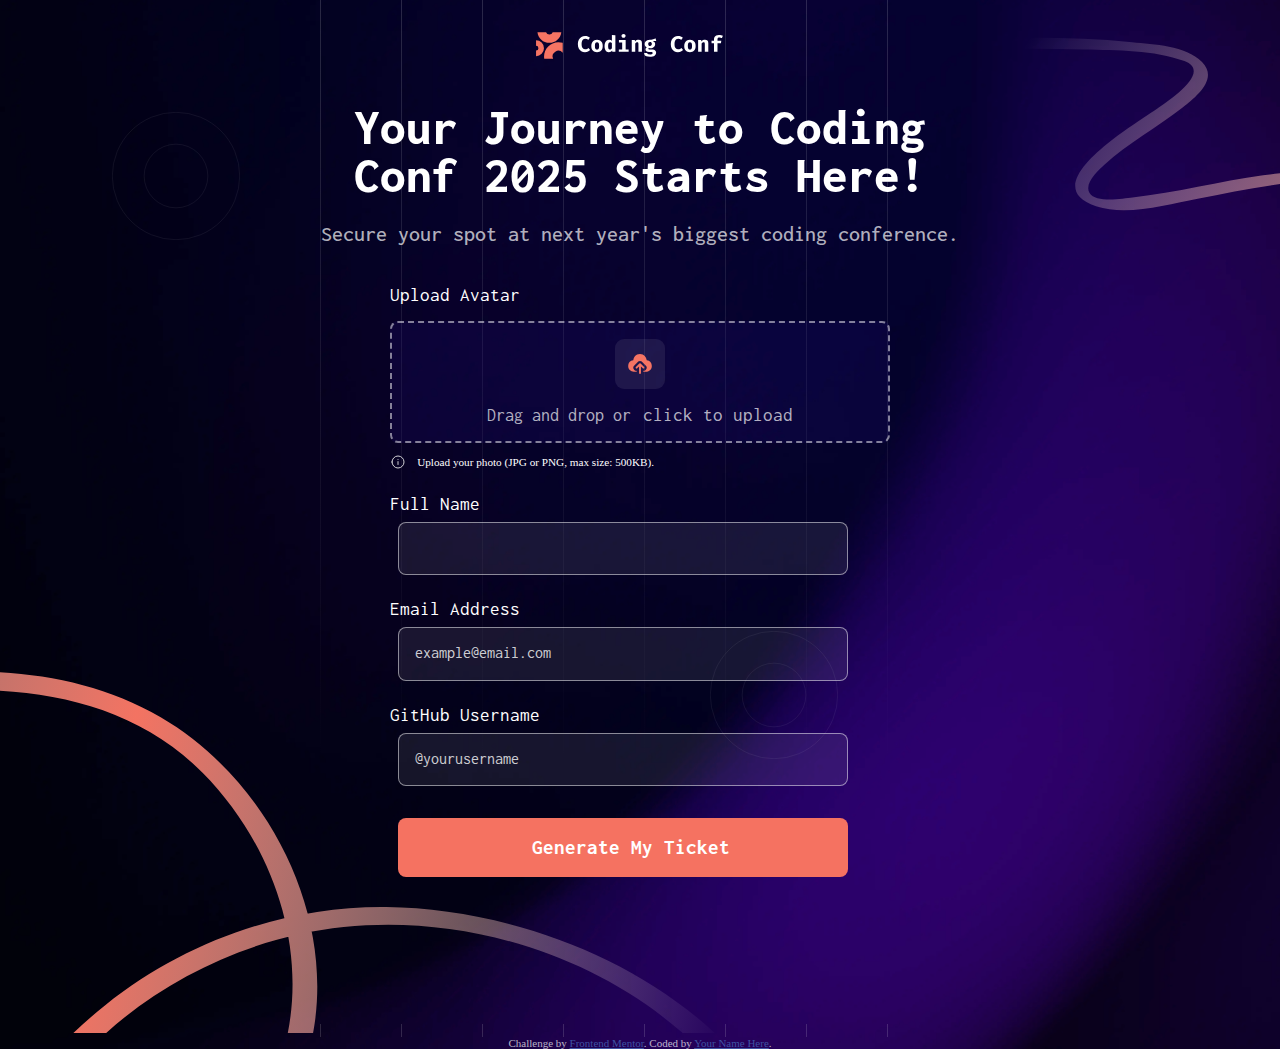
<file: index.html>
<!-- @format -->

<!DOCTYPE html>
<html lang="en">
	<head>
		<meta charset="UTF-8" />
		<meta name="viewport" content="width=device-width, initial-scale=1.0" />
		<!-- displays site properly based on user's device -->

		<link
			rel="icon"
			type="image/png"
			sizes="32x32"
			href="./assets/images/favicon-32x32.png"
		/>
		<link rel="stylesheet" href="style.css" />

		<title>Frontend Mentor | Conference ticket generator</title>

		<style>
			.attribution {
				font-size: 11px;
				text-align: center;
			}
			.attribution a {
				color: hsl(228, 45%, 44%);
			}
		</style>
	</head>
	<body>
		<!-- Form starts -->
		<main>
			<header>
				<div class="logo-container">
					<img
						src="assets/images/logo-full.svg"
						alt="page logo and name"
						id="page-logo"
					/>
				</div>

				<img
					src="assets/images/pattern-squiggly-line-top.svg"
					alt=""
					id="snake-line"
				/>

				<h2 class="page-heading">
					Your Journey to Coding Conf 2025 Starts Here!
				</h2>
				<p class="page-description">
					Secure your spot at next year's biggest coding conference.
				</p>
				<img
					src="assets/images/pattern-circle.svg"
					alt=""
					id="pattern-circle"
				/>
			</header>

			<form action="" id="form">
				<section class="drag-and-drop-section">
					<h3>Upload Avatar</h3>
					<div id="drag-and-drop">
						<img src="assets/images/icon-upload.svg" alt="upload icon" />
						<p id="drag-drop-text">
							Drag and drop or
							<label for="fileInput">click to upload</label>
							<input type="file" name="filename" id="fileInput" />
						</p>
					</div>
					<div class="info-container">
						<img src="assets/images/icon-info.svg" alt="info icon" />
						<p>Upload your photo (JPG or PNG, max size: 500KB).</p>
					</div>

					<div class="info-container error-message" style="display: none">
						<img src="assets/images/icon-info.svg" alt="info icon" />
						<p id="large-file">
							file too large. Please upload a photo uder 500kb
						</p>
					</div>
				</section>

				<section class="input-section">
					<label for="fullname">Full Name</label> <br />
					<input type="text" id="fullname" name="fullname" class="input" />
					<br />

					<img
						src="assets/images/pattern-circle.svg"
						alt=""
						id="pattern-circle"
					/>

					<label for="email">Email Address</label> <br />
					<input
						type="text"
						id="email"
						name="email-address"
						placeholder="example@email.com"
						class="input"
					/>
					<p class="info-container invalid-mail">
						<img src="assets/images/icon-info.svg" alt="info icon" />
						<span>please enter a valid email</span>
					</p>
					<br />

					<label for="github">GitHub Username</label> <br />
					<input
						type="text"
						id="github"
						name="github-username"
						placeholder="@yourusername"
						class="input"
					/>
					<br />

					<input type="submit" value="Generate My Ticket" id="submit" />
					<img
						src="assets/images/pattern-squiggly-line-bottom-mobile-tablet.svg"
						alt=""
						id="bottom-design-line"
					/>
				</section>
			</form>
			<div class="bottom-line-container">
				<img
					src="assets/images/pattern-squiggly-line-bottom-desktop.svg"
					alt=""
					id="desktop-bottom-design-line"
				/>
			</div>
			<!-- Form ends -->
		</main>

		<div class="attribution">
			Challenge by
			<a href="https://www.frontendmentor.io?ref=challenge">Frontend Mentor</a>.
			Coded by <a href="#">Your Name Here</a>.
		</div>

		<script src="script.js"></script>
	</body>
</html>
</file>
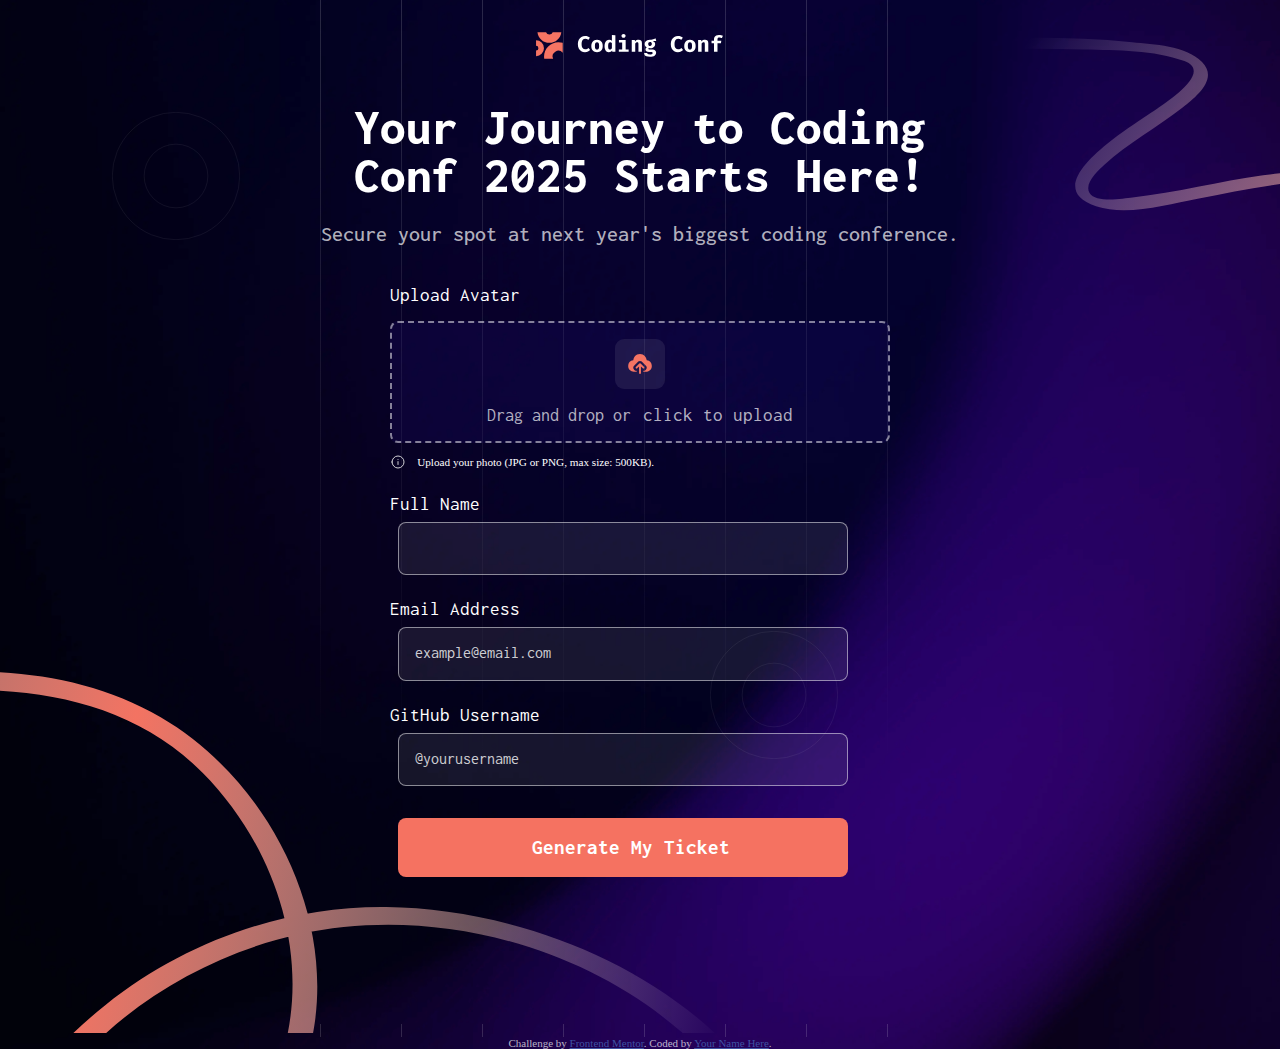
<file: generated-tickets.html>
<!-- @format -->

<!DOCTYPE html>
<html lang="eng">
	<head>
		<meta charset="UTF-8" />
		<meta name="viewport" content="width=device-width, initial-scale=1.0" />
		<!-- displays site properly based on user's device -->

		<title>Ticket generated</title>

		<link
			rel="icon"
			type="image/png"
			sizes="32x32"
			href="./assets/images/favicon-32x32.png"
		/>

		<link rel="stylesheet" href="style.css" />
	</head>

	<body class="page2">
		<!-- Generated tickets starts -->
		<main>
			<header>
				<div class="logo-container">
					<img
						src="assets/images/logo-full.svg"
						alt="page logo and name"
						id="page-logo"
					/>
				</div>
				<h2 class="page-heading">
					Congrats,
					<span class="person-name"></span>! Your ticket is ready.
				</h2>
				<p class="page-description">
					We've emailed your ticket to
					<span id="person-email"></span>
					and will send updates in the run up to the event.
				</p>
			</header>
			<div id="ticket">
				<div class="page2-logo-container">
					<img
						src="assets\images\logo-mark.svg"
						alt="page logo and name"
						id="page-logo"
					/>
					<div class="coding-conf">
						<h2>Coding Conf</h2>
						<p id="date"><span id="date-generated"></span> / Austin, TX</p>
					</div>
				</div>

				<div class="inputs">
					<div>
						<p class="person-name"></p>
						<figure>
							<img src="assets/images/icon-github.svg" alt="github logo" />
							<figcaption id="github-name"></figcaption>
						</figure>
					</div>
				</div>
			</div>
		</main>
		<div class="attribution">
			Challenge by
			<a href="https://www.frontendmentor.io?ref=challenge">Frontend Mentor</a>.
			Coded by <a href="https://github.com/OZ-astra/conference-ticket-generator/tree/main">Ozil</a>.
		</div>

		<script src="generatedTicket.js"></script>
	</body>
</html>
</file>
<file: style.css>
/** @format */

* {
	margin: 0;
	padding: 0;
	box-sizing: border-box;
}

@font-face {
	font-family: "extraBoldFont";
	src: url("assets/fonts/static/Inconsolata-ExtraBold.ttf");
}

@font-face {
	font-family: "boldFont";
	src: url("assets/fonts/static/Inconsolata-Bold.ttf");
}

@font-face {
	font-family: "mediumFont";
	src: url("assets/fonts/static/Inconsolata-Medium.ttf");
}

@font-face {
	font-family: "regularFont";
	src: url("assets/fonts/static/Inconsolata-Regular.ttf");
}

@font-face {
	font-family: "Inconsolata";
	src: url("assets/fonts/Inconsolata-VariableFont_wdth,wght.ttf")
		format("truetype");
}

body {
	width: 100%;
	display: flex;
	flex-direction: column;
	align-items: center;
	font-family: "bold";
	background-size: cover;
	background-repeat: no-repeat;
}

body.page1 {
	background-image: url("assets/images/background-mobile.png");
}

main {
	width: 95%;
	display: flex;
	flex-direction: column;
	align-items: center;
	color: white;
	background-image: url("assets/images/pattern-lines.svg");
}

header {
	display: flex;
	flex-direction: column;
	align-items: center;
	margin-top: 2rem;
}

.logo-container #page-logo {
	width: 80%;
}

header h2,
.page-description {
	text-align: center;
}

header h2,
.coding-conf h2 {
	margin-top: 2.5rem;
	font-family: "extraBoldFont", sans-serif;
	font-size: 1.7rem;
	font-weight: 700;
}

.page-description {
	font-family: "mediumFont", sans-serif;
	font-weight: 500;
	font-size: 1.3rem;
	margin-top: 1.5rem;
	line-height: 1.4rem;
	color: hsl(0, 0%, 100%, 0.7);
}

form {
	width: 100%;
	margin-top: 2.5rem;
}

.drag-and-drop-section h3 {
	font-family: "regularFont", sans-serif;
	font-weight: 400;
	font-size: 1.2rem;
}

#drag-and-drop {
	border: 2.5px dashed hsl(0, 0%, 100%, 0.5);
	background-color: hsla(252, 78%, 46%, 0.1);
	width: 100%;
	display: grid;
	place-items: center;
	margin-top: 1rem;
	padding: 1rem 0;
	border-radius: 8px;
}

#drag-and-drop img {
	padding: 0.6rem;
	border-radius: 9px;
	background-color: hsl(252, 6%, 83%, 0.1);
}

#drag-and-drop #dropped-image {
	max-width: 15%;
	aspect-ratio: 1/1;
	margin-top: 0rem;
	margin-bottom: 1.5rem;
	padding: 0;
}

#drag-and-drop p,
#drag-and-drop p input {
	font-family: "regularFont", sans-serif;
	margin-top: 1rem;
	font-size: 1.1rem;
	color: hsl(0, 0%, 100%, 0.7);
	width: 100%;
	display: flex;
	justify-content: center;
	align-items: center;
	padding: 0;
	margin: 0;
	margin-top: 1rem;
}

#drag-and-drop label {
	margin-left: 0.8rem;
}

#drag-and-drop p input {
	display: none;
}

#image-option-container {
	display: flex;
	width: 50%;
	justify-content: center;
	gap: 10px;
	margin: 0;
	padding: 0;
}

#image-option-container button {
	padding: 0.2rem;
	border-radius: 4px;
	font-family: "boldFont", sans-serif;
	background-color: hsla(252, 78%, 46%, 0.1);
	color: hsl(0, 0%, 100%, 0.7);
	outline: none;
}

.info-container {
	padding: 0;
	display: flex;
	align-items: center;
	margin-top: 0.7rem;
}

.info-container p,
.invalid-mail span {
	font-size: 0.7rem;
	margin-left: 0.7rem;
}

.info-container #large-file {
	color: rgb(225, 97, 81);
}

.input-section {
	width: 100%;
	margin-top: 1.5rem;
}

label {
	font-family: "regularFont", sans-serif;
	font-weight: 500;
	font-size: 1.2rem;
}

input:focus,
#drag-and-drop:focus {
	outline: 1px solid hsl(0, 0%, 100%, 0.5);
	outline-offset: 1px;
}

input,
button {
	border: 0.5px solid rgba(255, 255, 255, 0.5);
	width: 90%;
	padding: 1.14rem 0;
	margin-top: 0.5rem;
	margin-bottom: 1.5rem;
	border-radius: 8px;
	background-color: hsl(252, 6%, 83%, 0.1);
	margin-left: 0.5rem;
	padding-left: 1rem;
	position: relative;
	z-index: 1;
	color: white;
}

input::placeholder {
	color: hsl(0, 0%, 100%, 0.8);
	font-family: "regularFont", sans-serif;
	font-weight: 400;
	font-size: 1rem;
}

.invalid-mail {
	margin-top: -1rem;
	color: rgb(225, 97, 81);
	display: none;
}

.invalid-mail img {
	color: red;
}

#submit {
	font-family: "boldFont", sans-serif;
	font-size: 1.3rem;
	font-weight: 500;
	margin-bottom: 4.5rem;
	background-color: hsl(7, 88%, 67%);
	border: 0;
}

#snake-line {
	width: 30%;
	position: absolute;
	margin-left: 16rem;
}

#pattern-circle {
	width: 30%;
	position: absolute;
	margin-left: 15rem;
	margin-top: -2.5rem;
}

#bottom-design-line,
#desktop-bottom-design-line {
	position: relative;
	width: 90%;
	margin-top: -15rem;
	z-index: 0;
	margin-left: -1rem;
}

#desktop-bottom-design-line {
	display: none;
}

/* page2 only */

body.page2 {
	height: 100vh;
	background-image: none;
	background-color: mblueviolet;
	background-image: url("assets/images/background-tablet.png");
}

.page2 .page-heading {
	font-size: 1.9rem;
	font-family: "regularFont";
	font-weight: 600;
}

.page-heading .person-name {
	background: linear-gradient(to right, hsl(7, 86%, 67%), hsl(0, 0%, 100%));
	-webkit-background-clip: text;
	-webkit-text-fill-color: transparent;
}

.page2 .page-description {
	margin-top: 2.5rem;
	font-size: 1.2rem;
}

.page-description #person-email {
	color: hsl(7, 86%, 67%);
}

.page2 #ticket {
	background-image: url("assets/images/pattern-ticket.svg");
	width: 100%;
	background-size: cover;
	background-repeat: no-repeat;
	margin-top: 5rem;
	padding-top: 1rem;
	padding-left: 1rem;
	font-family: "mediumFont";
	font-weight: 200;
}

.page2-logo-container {
	display: flex;
	align-items: center;
}

.page2-logo-container img {
	width: 10%;
}

.page2-logo-container .coding-conf {
	margin-top: 0;
	margin-left: 0.8rem;
	font-weight: 700;
	width: 100%;
}

.page2-logo-container .coding-conf h2 {
	margin-top: 0;
}

.inputs {
	display: flex;
	align-items: center;
	gap: 1rem;
	margin-top: 2rem;
	margin-bottom: 1rem;
}

.coding-conf #date,
figure {
	font-family: "regularFont";
	font-size: 0.75rem;
	font-weight: 200;
	margin-top: 0.4rem;
	color: hsl(252, 6%, 83%);
}

#person-image {
	max-width: 16%;
	border-radius: 8px;
	margin: 0;
}

.inputs div {
	width: 85%;
}

.inputs .person-name {
	font-size: 1.2rem;
}
figure {
	display: flex;
	gap: 0.3rem;
	align-items: center;
}

figure img {
	width: 6%;
}

/* desktop design */

@media (min-width: 580px) {
	body {
		background-image: url("assets/images/background-desktop.png");
	}

	main {
		width: 50%;
		justify-content: center;
	}

	.logo-container #page-logo {
		width: 90%;
	}

	header .page-heading {
		font-size: 3.2rem;
		line-height: 3rem;
	}

	.page-description {
		font-size: 1.4rem;
	}

	#submit {
		margin-bottom: 1.5rem;
	}

	form {
		width: 500px;
	}

	#snake-line {
		right: 0;
	}

	header #pattern-circle {
		left: -13rem;
		top: 5rem;
	}

	#pattern-circle {
		width: 10%;
		position: absolute;
		margin-left: 20rem;
		margin-top: 2rem;
	}

	#bottom-design-line {
		display: none;
	}

	form {
		display: block;
	}

	.bottom-line-container {
		width: 100vw;
	}

	#desktop-bottom-design-line {
		display: inline;
		width: 60%;
	}

	.page2 #ticket {
		margin-left: 18rem;
	}

	#ticket #page-logo {
		max-width: 7%;
	}

	#ticket .inputs {
		margin-top: 2.5rem;
		margin-bottom: 1.5rem;
	}

	#person-image {
		max-width: 10%;
	}
}

@media (min-width: 400px) {
	body.page2 {
	}

	.page2 #ticket {
		width: 100%;
		margin-bottom: 2rem;
		background-size: contain;
		margin-left: 1rem;
	}
}
.attribution {
	font-size: 11px;
	text-align: center;
	color: hsl(0, 0%, 100%, 0.7);
	}
.attribution a {
	color: white;
	}
</file>
